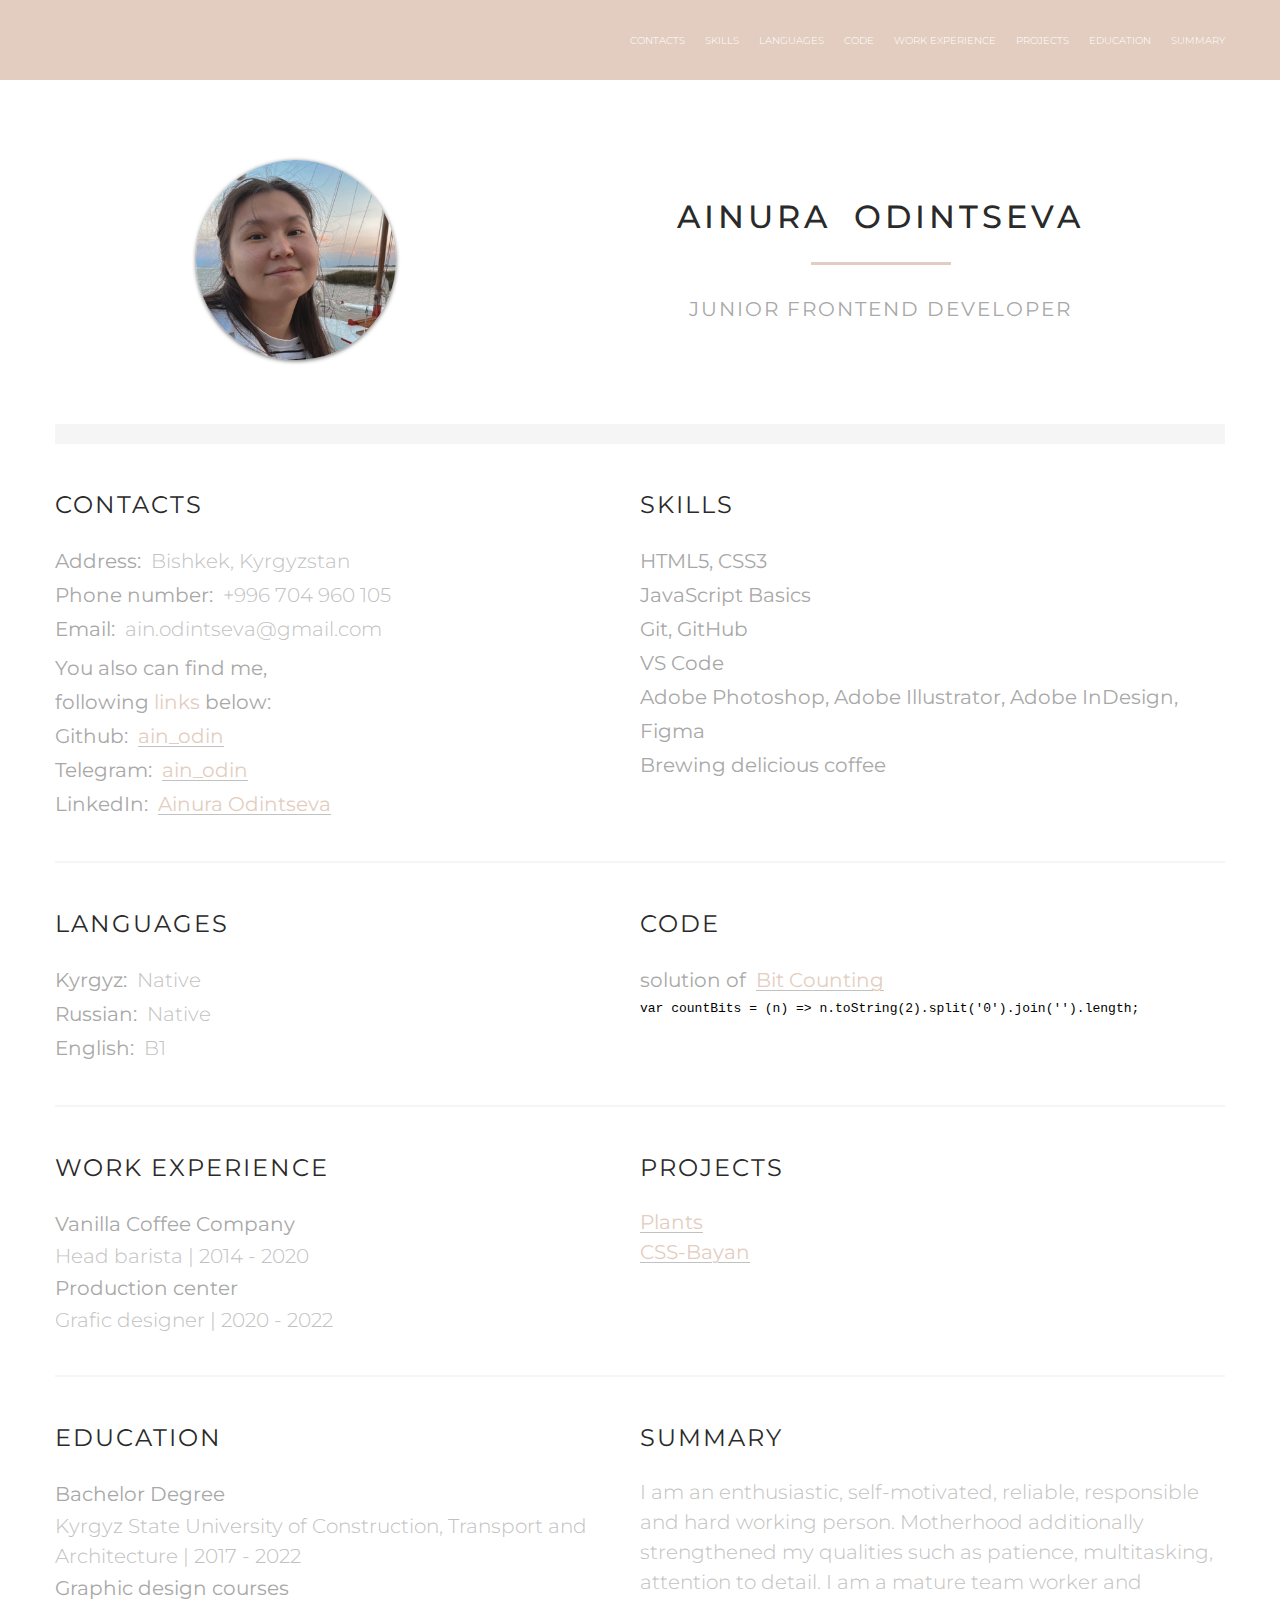
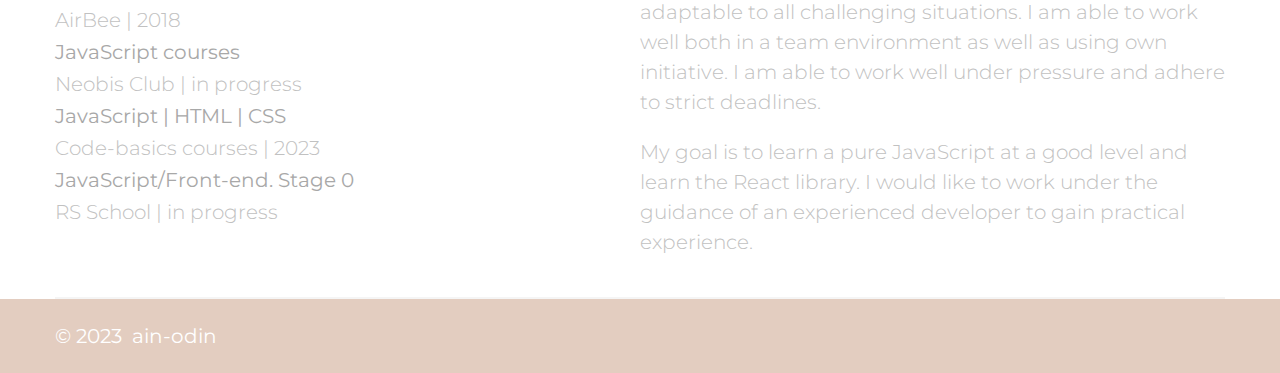
<file: index2.html>
<!DOCTYPE html>
<html lang="en">

<head>
  <meta charset="UTF-8">
  <meta http-equiv="X-UA-Compatible" content="IE=edge">
  <meta name="viewport" content="width=device-width, initial-scale=1.0">
  <link rel="icon" href="./assets/icons/unicorn.ico">
  <title>CV</title>
  <link rel="stylesheet" href="./style.css">
  <link rel="preconnect" href="https://fonts.googleapis.com">
  <link rel="preconnect" href="https://fonts.gstatic.com" crossorigin>
  <link href="https://fonts.googleapis.com/css2?family=Montserrat:wght@200;300;400;500&display=swap" rel="stylesheet">
</head>

<body>
  <header class="header">
    <div class="container">
      <div class="header__info">
        <div class="header_burger">
          <span></span>
        </div>
        <nav class="navbar">
          <ul class="navbar__list">
            <li class="navbar__link">
              <a class="nav-item" data-goto=".contacts-section" href="#">
                Contacts
              </a>
            </li>
            <li class="navbar__link">
              <a class="nav-item" data-goto=".skills-section" href="#">
                Skills
              </a>
            </li>
            <li class="navbar__link">
              <a class="nav-item" data-goto=".lang-section" href="#">
                Languages
              </a>
            </li>
            <li class="navbar__link">
              <a class="nav-item" data-goto=".code-section" href="#">
                Code
              </a>
            </li>
            <li class="navbar__link">
              <a class="nav-item" data-goto=".experience-section" href="#">
                Work experience
              </a>
            </li>
            <li class="navbar__link">
              <a class="nav-item" data-goto=".projects-section" href="#">
                Projects
              </a>
            </li>
            <li class="navbar__link">
              <a class="nav-item" data-goto=".education-section" href="#">
                Education
              </a>
            </li>
            <li class="navbar__link">
              <a class="nav-item" data-goto=".summary-section" href="#">
                Summary
              </a>
            </li>
          </ul>
        </nav>
      </div>
    </div>
  </header>
  <main>
    <div class="container">
      <section class="section" id="personal">
        <div class="personal__photo">
          <img src="./assets/img/my-photo.jpeg" alt="my photo">
        </div>
        <div class="personal__info">
          <h1>Ainura Odintseva</h1>
          <hr>
          <p>Junior Frontend developer</p>
        </div>
      </section>
      <div class="cv__info">
        <section class="section contacts-section" id="contacts">
          <div class="contacts__info">
            <h2 class="section__title">Contacts</h2>
            <ul class="section__list">
              <li class="contacts__info-item">
                <p class="contacts__info-title text-title">Address:</p>
                <p class="text-regular">Bishkek, Kyrgyzstan</p>
              </li>
              <li class="contacts__info-item">
                <p class="contacts__info-title text-title">Phone number:</p>
                <a class="contacts__info-link text-regular" href="tel:+996-704-960-105">
                  +996&nbsp;704&nbsp;960&nbsp;105
                </a>
              </li>
              <li class="contacts__info-item">
                <p class="contacts__info-title text-title">Email:</p>
                <p class="text-regular">ain.odintseva@gmail.com</p>
              </li>
              <li class="contacts__info-subtitle">
                <p class="contacts__info-title link-title">You also can find me,</p>
                <p class="contacts__info-title link-title">following <span class="link-span">links</span> below:</p>
              </li>
              <li class="contacts__info-item">
                <p class="contacts__info-title text-title">Github:</p>
                <a class="contacts__info-link link-regular" href="https://github.com/ain-odin" target="_blank">
                  ain_odin
                </a>
              </li>
              <li class="contacts__info-item">
                <p class="contacts__info-title text-title">Telegram:</p>
                <a class="contacts__info-link link-regular" href="https://t.me/ain_odin" target="_blank">
                  ain_odin
                </a>
              </li>
              <li class="contacts__info-item">
                <p class="contacts__info-title text-title">LinkedIn:</p>
                <a class="contacts__info-link link-regular" href="https://www.linkedin.com/in/ainura-odintseva-884697258/" target="_blank">
                  Ainura Odintseva
                </a>
              </li>
            </ul>
          </div>
        </section>
        <section class="section skills-section" id="skills">
          <div class="skills__info">
            <h2 class="section__title">Skills</h2>
            <ul class="section__list">
              <li class="skills__info-item text-title">HTML5, CSS3</li>
              <li class="skills__info-item text-title">JavaScript Basics</li>
              <li class="skills__info-item text-title">Git, GitHub</li>
              <li class="skills__info-item text-title">VS Code</li>
              <li class="skills__info-item text-title">Adobe Photoshop, Adobe Illustrator, Adobe InDesign, Figma</li>
              <li class="skills__info-item text-title">Brewing delicious coffee</li>
            </ul>
          </div>
        </section>
        <section class="section lang-section" id="lang">
          <div class="lang__info">
            <h2 class="section__title">Languages</h2>
            <ul class="section__list">
              <li class="lang__info-item">
                <p class="lang__info-title text-title">Kyrgyz:</p>
                <p class="text-regular">Native</p>
              </li>
              <li class="lang__info-item">
                <p class="lang__info-title text-title">Russian:</p>
                <p class="text-regular">Native</p>
              </li>
              <li class="lang__info-item">
                <p class="lang__info-title text-title">English:</p>
                <p class="text-regular">B1</p>
              </li>
            </ul>
          </div>
        </section>
        <section class="section code-section" id="code">
          <div class="code__info">
            <h2 class="section__title">Code</h2>
            <div class="section__subtitle contacts__info-item">
              <p class="contacts__info-title text-title">solution of</p>
              <a class="contacts__info-link link-regular" href="https://www.codewars.com/kata/526571aae218b8ee490006f4">
                Bit Counting
              </a>
            </div>
            <code>
              var countBits = (n) => n.toString(2).split('0').join('').length;
            </code>
          </div>
        </section>
        <section class="section experience-section" id="experience">
          <h2 class="section__title">Work experience</h2>
          <ul class="section__list">
            <li class="experience__info-item">
              <p class="experience__info-title text-title">Vanilla Coffee Company</p>
              <p class="text-regular">Head barista | 2014 - 2020</p>
            </li>
            <li class="experience__info-item">
              <p class="experience__info-title text-title">Production center</p>
              <p class="text-regular">Grafic designer | 2020 - 2022</p>
            </li>
          </ul>
        </section>
        <section class="section projects-section" id="projects">
          <div class="projects__info">
            <h2 class="section__title">Projects</h2>
            <ul class="section__list">
              <li class="projects__info-item">
                <a class="projects__info-title link-regular"
                  href="https://rolling-scopes-school.github.io/ain-odin-JSFEPRESCHOOL2022Q4/plants/"
                  target="_blank">Plants</a>
              </li>
              <li class="projects__info-item">
                <a class="projects__info-title link-regular"
                  href="https://ain-odin.github.io/cssBayan/cssBayan/index.html" target="_blank">CSS-Bayan</a>
              </li>
            </ul>
          </div>
        </section>
        <section class="section education-section" id="education">
          <div class="education__info">
            <h2 class="section__title">Education</h2>
            <ul class="section__list">
              <li class="education__info-item">
                <p class="education__info-title text-title">Bachelor Degree</p>
                <p class="text-regular">Kyrgyz State University of Construction, Transport and Architecture | 2017 -
                  2022</p>
              </li>
              <li class="education__info-item">
                <p class="education__info-title text-title">Graphic design courses</p>
                <p class="text-regular">AirBee | 2018</p>
              </li>
              <li class="education__info-item">
                <p class="education__info-title text-title">JavaScript courses</p>
                <p class="text-regular">Neobis Club | in progress</p>
              </li>
              <li class="education__info-item">
                <p class="education__info-title text-title">JavaScript | HTML | CSS</p>
                <p class="text-regular">Code-basics courses | 2023</p>
              </li>
              <li class="education__info-item">
                <p class="education__info-title text-title">JavaScript/Front-end. Stage 0</p>
                <p class="text-regular">RS School | in progress</p>
              </li>
            </ul>
          </div>
        </section>
        <section class="section summary-section" id="summary">
          <div class="summary__info">
            <h2 class="section__title">Summary</h2>
            <p class="text-regular">
              I am an enthusiastic, self-motivated, reliable, responsible and hard working person. Motherhood
              additionally strengthened my qualities such as patience, multitasking, attention to detail. I am a mature
              team worker and adaptable to all challenging situations. I am able to work well both in a team environment
              as well as using own initiative. I am able to work well under pressure and adhere to strict deadlines.
            </p>
            <p class="summary__info-goal text-regular">
              My goal is to learn a pure JavaScript at a good level and learn the React library. I would like to work
              under the guidance of an experienced developer to gain practical experience.
            </p>
          </div>
        </section>
      </div>
    </div>
  </main>
  <footer class="footer">
    <div class="container">
      <div class="footer__info">
        <div class="footer__text">
          <p class="text-title">&#169; 2023</p>
          <a class="text-title" href="https://github.com/ain-odin" target="_blank">
            ain-odin
          </a>
        </div>
        <a href="https://rs.school/js/" target="_blank">
          <span class="footer__logo"></span>
        </a>
      </div>
    </div>
  </footer>
  <script src="./index.js"></script>
</body>

</html>
</file>
<file: style.css>
*, ::before, ::after {
  box-sizing: border-box;
  margin: 0;
  padding: 0;
}

html {
  scroll-behavior: smooth; 
}

body {
  font-family: 'Montserrat', sans-serif;
}

body._lock {
  overflow: hidden;
}

.container {
  max-width: 1440px;
  margin: 0 auto;
  padding: 0 15px;
}

@media (max-width: 1440px) {
  .container {
      max-width: 1200px;
  }
}

@media (max-width: 1200px) {
  .container {
      max-width: 970px;
  }
}

@media (max-width: 992px) {
  .container {
      max-width: 750px;
      padding: 0 20px;
  }
}

@media (max-width: 767px) {
  .container {
      max-width: 444px;
      padding: 0 50px;
  }
}

@media (max-width: 444px) {
  .container {
      max-width: none;
      padding: 0 20px;
  }
}

.section {
  padding: 40px 0;
  border-bottom: 2px solid #F5F5F5;
  display: flex;
  flex-direction: column;
  align-items: flex-start;
}

a {
  text-decoration: none;
}

li {
  list-style: none;
}

.section__title {
  font-size: 24px;
  font-weight: 400;
  line-height: 42px;
  letter-spacing: 2px;
  text-transform: uppercase;
  color: #2A2A2A;
  margin-bottom: 18px;
}

.text-title {
  font-size: 20px;
  font-weight: 400;
  line-height: 34px;
  color: #A8A8A8;
}

.link-title {
  font-size: 20px;
  font-weight: 400;
  line-height: 34px;
  color: #A8A8A8;
}

.link-span {
  font-size: 20px;
  font-weight: 400;
  line-height: 34px;
  color: #E3CDC0;
}

.text-regular {
  font-size: 20px;
  font-weight: 300;
  line-height: 30px;
  color: #C1C1C1
}

.link-regular {
  font-size: 20px;
  font-weight: 400;
  line-height: 30px;
  color: #E3CDC0;
  text-decoration: underline solid 1px #C1C1C1;
  text-underline-offset: 3px;
}

@media (max-width: 444px) {
  .section__title {
      font-size: 20px;
      font-weight: 400;
      line-height: 38px;
      letter-spacing: 2px;
      text-transform: uppercase;
      color: #2A2A2A;
      margin-bottom: 18px;
  }
  
  .text-title {
      font-size: 16px;
      font-weight: 400;
      line-height: 30px;
      color: #A8A8A8;
  }
  
  .link-title {
      font-size: 16px;
      font-weight: 400;
      line-height: 30px;
      color: #A8A8A8;
  }
  
  .link-span {
      font-size: 16px;
      font-weight: 400;
      line-height: 30px;
      color: #E3CDC0;
  }
  
  .text-regular {
      font-size: 16px;
      font-weight: 300;
      line-height: 26px;
      color: #C1C1C1
  }
  
  .link-regular {
      font-size: 20px;
      font-weight: 400;
      line-height: 26px;
      color: #E3CDC0;
      text-decoration: underline solid 1px #C1C1C1;
      text-underline-offset: 1.6px;
  }
}

.link-regular:hover {
  text-decoration: underline solid 1px white;
  text-underline-offset: 1.6px;
}

.header {
  position: fixed;
  width: 100%;
  top: 0;
  left: 0;
  z-index: 50;
}

.header::before {
  content: '';
  position: absolute;
  z-index: 2;
  top: 0;
  left: 0;
  width: 100%;
  height: 100%;
  background: #E3CDC0;
}

.header__info {
  position: relative;
  align-content: center;
  height: 80px;
}

.header_burger {
  display: none;
}

.navbar__list {
  display: flex;
  flex-direction: row;
  justify-content: flex-end;
  align-items: center;
  padding: 20px 0;
  position: relative;
  z-index: 2;
}

.navbar__link {
  list-style: none;
  text-transform: uppercase;
  padding-left: 20px;
}

.navbar__link a {
  font-size: 10px;
  font-weight: 300;
  line-height: 42px;
  text-transform: uppercase;
  color: white;
  transition: color 0.5s;
}

.navbar__link a:hover {
  color: #2A2A2A;
}

@media (max-width: 767px) {
  .header__info {
      display: flex;
      flex-direction: row-reverse;
      align-items: center;
      height: 50px;
  }

  .header_burger {
      display: block;
      position: relative;
      width: 30px;
      height: 20px;
      z-index: 3;
  }

  .header_burger::before,
  .header_burger span,
  .header_burger::after {
      content: '';
      position: absolute;
      background-color: white;
      width: 100%;
      height: 2px;
      left: 0;
      transition: all 0.3s ease 0s;
  }

  .header_burger::before {
      top: 0;
  }

  .header_burger span {
      top: 9px;
  }

  .header_burger::after {
      bottom: 0;
  }

  .header_burger._active::before {
      transform: rotate(45deg);
      top: 9px;
  }

  .header_burger._active span {
      transform: scale(0);
  }

  .header_burger._active::after {
      transform: rotate(-45deg);
      bottom: 9px;
  }

  .navbar {
      position: fixed;
      right: -100%;
      top: 0;
      width: 100%;
      height: 100%;
      background-color: #A8A8A8;
      opacity: 0.9;
      padding: 70px 50px 0 0;
      transition: all 0.4s ease 0s;
      overflow: auto;
  }

  .navbar._active {
      right: 0;
  }

  .navbar__list {
      display: flex;
      flex-direction: column;
      align-items: flex-end;
  }

  .navbar__link a {
      font-size: 20px;
      line-height: 52px;
  }
}

#personal {
  display: flex;
  flex-direction: row;
  justify-content: space-around;
  align-items: center;
  padding: 160px 0 60px;
  border-bottom: 20px solid #F5F5F5;
}

.personal__photo img {
  width: 200px;
  height: 200px;
  border-radius: 50%;
  box-shadow: 0 1px 4px rgb(0 0 0 / 60%);
}

.personal__info {
  display: flex;
  flex-direction: column;
  align-items: center;
  text-transform: uppercase;
}

.personal__info h1 {
  font-size: 32px;
  font-weight: 500;
  line-height: 50px;
  word-spacing: 10px;
  letter-spacing: 4px;
  color: #2A2A2A;
  text-align: center;
}

.personal__info hr {
  margin: 20px 0;
  background-color: #E3CDC0;
  border: none;
  width: 140px;
  height: 3px;
}

.personal__info p {
  text-align: center;
  font-size: 20px;
  font-weight: 400;
  line-height: 48px;
  letter-spacing: 2px;
  color: #A8A8A8
}

@media (max-width: 767px) {
  #personal {
      padding: 100px 0 20px;
      flex-direction: column;
  }

  .personal__photo img {
      width: 150px;
      height: 150px;
      margin-bottom: 20px;
  }

  .personal__info h1 {
      font-size: 26px;
      font-weight: 500;
      line-height: 40px;
      word-spacing: 6px;
      letter-spacing: 2px;
  }

  .personal__info p {
      font-size: 18px;
      font-weight: 400;
      line-height: 32px;
      letter-spacing: 1px;
  }
}

.cv__info {
  display: grid;
  grid-template-columns: repeat(2, 1fr);
}

@media (max-width: 992px) {
  .cv__info {
      display: grid;
      grid-template-columns: 1fr;
  }

  .contacts__info-title, .lang__info-title, .footer__text p{
      padding-right: 0;
  }
}

.contacts__info-item, .lang__info-item, .footer__text {
  display: flex;
  flex-direction: row;
  align-items: center;
}

.contacts__info-title, .lang__info-title, .footer__text p{
  padding-right: 10px;
}

.contacts__info-subtitle {
  margin: 5px 0 0;
}

.contacts__info-item a:hover{
  color: #2A2A2A;
  background: #E3CDC0;
}

@media (max-width: 400px){
  code {
    font-size: 10px;
  }
}

.summary__info-goal {
  padding-top: 20px;
}

.footer {
  background: #E3CDC0;
  width: 100%;
}

.footer__info {
  display: flex;
  flex-direction: row;
  justify-content: space-between;
  align-items: center;
  padding: 20px 0;
}

.footer__text p, .footer__text a{
  color: white;
}

.footer__text a:hover {
  color: #2A2A2A;
}

.footer__logo{
  width: 120px;
  height: 44px;
  background-image: url("./assets/icons/logo.svg");
  background-size: contain;
  background-repeat: no-repeat;
}

@media (max-width: 767px) {
  .footer__info, .footer__text  {
    flex-direction: column;
  }

  .footer__text {
    margin-bottom: 10px;
  }
}
</file>
